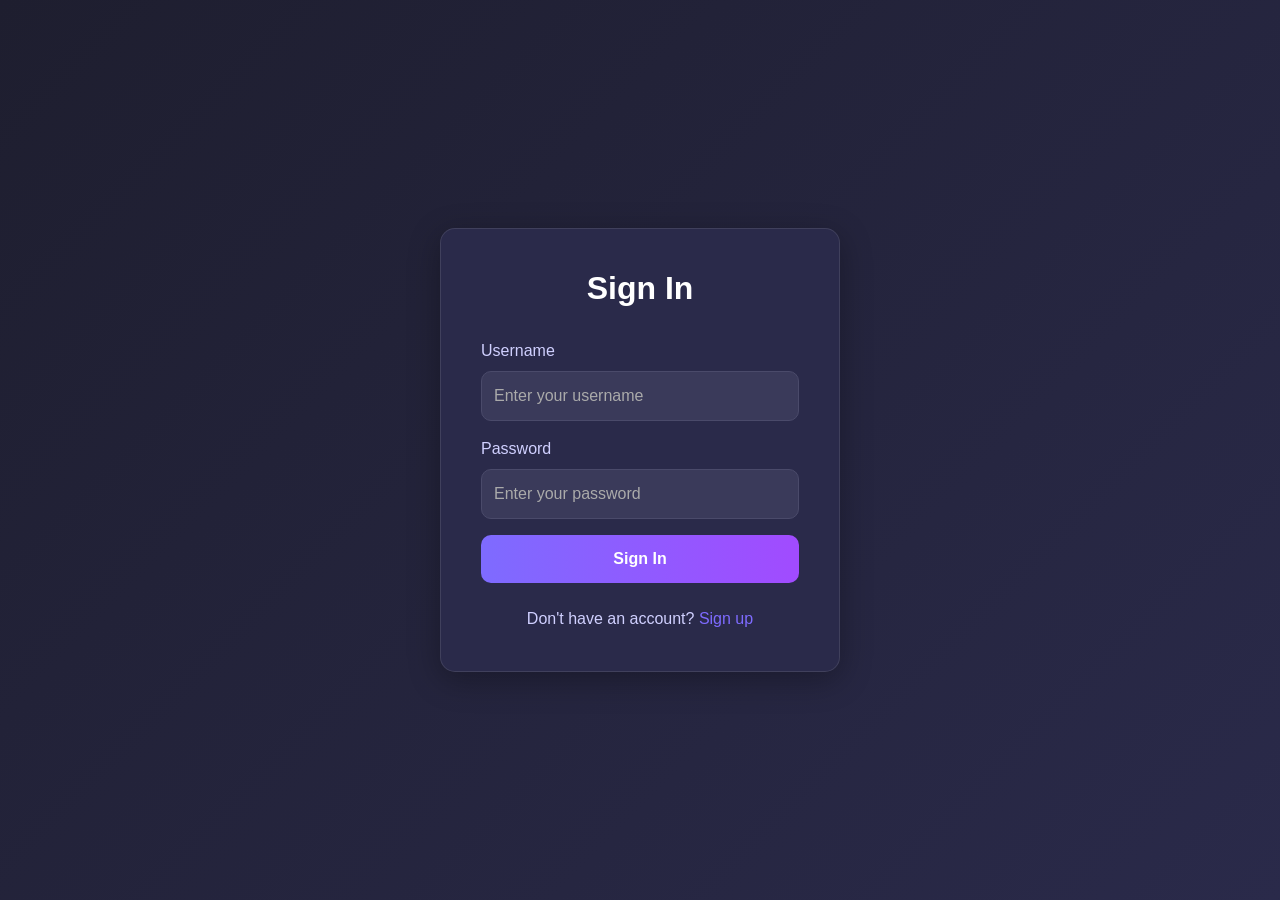
<file: 12-Auth_Frontend/signin.html>
<!DOCTYPE html>
<html lang="en">
<head>
    <meta charset="UTF-8">
    <meta name="viewport" content="width=device-width, initial-scale=1.0">
    <title>Sign In</title>
    <!-- Bootstrap CSS -->
    <link href="https://cdn.jsdelivr.net/npm/bootstrap@5.3.0/dist/css/bootstrap.min.css" rel="stylesheet">
    <link rel="stylesheet" href="css/signin.css">
</head>
<body>
<div class="signin-container">
    <h2 class="signin-title">Sign In</h2>
    <div>
        <div class="mb-3">
            <label for="username" class="form-label">Username</label>
            <input type="text" class="form-control" id="username" placeholder="Enter your username" required>
        </div>
        <div class="mb-3">
            <label for="password" class="form-label">Password</label>
            <input type="password" class="form-control" id="password" placeholder="Enter your password" required>
        </div>
        <button type="submit" class="btn btn-signin w-100">Sign In</button>
        <div class="signin-footer">
            Don't have an account? <a href="#">Sign up</a>
        </div>
    </div>
</div>

<!-- Bootstrap JS (Optional for interactivity, included for completeness) -->
<script src="https://cdn.jsdelivr.net/npm/bootstrap@5.3.0/dist/js/bootstrap.bundle.min.js"></script>
<script src="js/signin.js"></script>
</body>
</html>
</file>
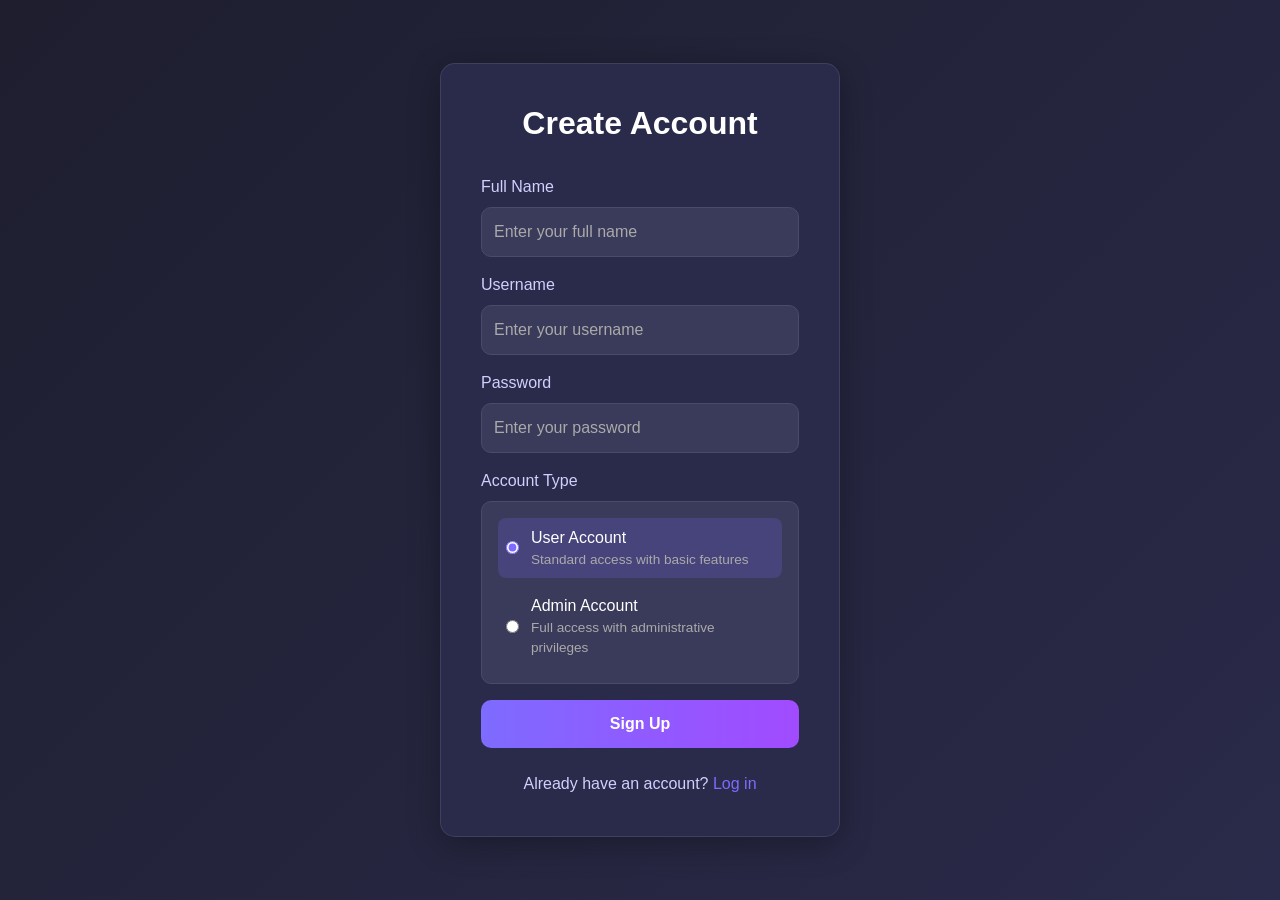
<file: 12-Auth_Frontend/signup.html>
<!DOCTYPE html>
<html lang="en">
<head>
    <meta charset="UTF-8">
    <meta name="viewport" content="width=device-width, initial-scale=1.0">
    <title>Sign Up</title>
    <!-- Bootstrap CSS -->
    <link href="https://cdn.jsdelivr.net/npm/bootstrap@5.3.0/dist/css/bootstrap.min.css" rel="stylesheet">
    <link rel="stylesheet" href="css/signup.css">
</head>
<body>
<div class="signup-container">
    <h2 class="signup-title">Create Account</h2>
    <form>
        <div class="mb-3">
            <label for="name" class="form-label">Full Name</label>
            <input type="text" class="form-control" id="name" placeholder="Enter your full name" required>
        </div>
        <div class="mb-3">
            <label for="username" class="form-label">Username</label>
            <input type="text" class="form-control" id="username" placeholder="Enter your username" required>
        </div>
        <div class="mb-3">
            <label for="password" class="form-label">Password</label>
            <input type="password" class="form-control" id="password" placeholder="Enter your password" required>
        </div>
        <div class="mb-3">
            <label class="form-label">Account Type</label>
            <div class="role-selection">
                <div class="role-option">
                    <input type="radio" id="user" name="accountType" value="user" checked>
                    <div>
                        <p class="role-label">User Account</p>
                        <p class="role-description">Standard access with basic features</p>
                    </div>
                </div>
                <div class="role-option">
                    <input type="radio" id="admin" name="accountType" value="admin">
                    <div>
                        <p class="role-label">Admin Account</p>
                        <p class="role-description">Full access with administrative privileges</p>
                    </div>
                </div>
            </div>
        </div>
        <button type="submit" class="btn btn-signup w-100">Sign Up</button>
        <div class="signup-footer">
            Already have an account? <a href="#">Log in</a>
        </div>
    </form>
</div>

<!-- Bootstrap JS -->
<script src="https://cdn.jsdelivr.net/npm/bootstrap@5.3.0/dist/js/bootstrap.bundle.min.js"></script>
<script src="js/signup.js"></script>
</body>
</html>
</file>
<file: 12-Auth_Frontend/css/signin.css>
body {
    background: linear-gradient(135deg, #1e1e2f, #2a2a4a);
    min-height: 100vh;
    display: flex;
    align-items: center;
    justify-content: center;
    font-family: 'Segoe UI', Tahoma, Geneva, Verdana, sans-serif;
}
.signin-container {
    background: #2a2a4a;
    border-radius: 15px;
    box-shadow: 0 8px 32px rgba(0, 0, 0, 0.3);
    padding: 2.5rem;
    width: 100%;
    max-width: 400px;
    backdrop-filter: blur(10px);
    border: 1px solid rgba(255, 255, 255, 0.1);
}
.signin-title {
    color: #ffffff;
    font-weight: 700;
    margin-bottom: 2rem;
    text-align: center;
}
.form-control {
    background: #3a3a5a;
    border-radius: 10px;
    padding: 0.75rem;
    border: 1px solid #4a4a6a;
    color: #ffffff;
    transition: border-color 0.3s ease;
}
.form-control:focus {
    border-color: #7e6bff;
    box-shadow: 0 0 0 0.2rem rgba(126, 107, 255, 0.25);
    background: #3a3a5a;
    color: #ffffff;
}
.form-control::placeholder {
    color: #aaa;
}
.btn-signin {
    background: linear-gradient(90deg, #7e6bff, #a14bff);
    border: none;
    border-radius: 10px;
    padding: 0.75rem;
    font-weight: 600;
    color: #ffffff;
    transition: transform 0.3s ease, box-shadow 0.3s ease;
}
.btn-signin:hover {
    transform: translateY(-2px);
    box-shadow: 0 4px 15px rgba(0, 0, 0, 0.3);
}
.form-label {
    color: #d0d0ff;
    font-weight: 500;
}
.signin-footer {
    text-align: center;
    margin-top: 1.5rem;
    color: #d0d0ff;
}
.signin-footer a {
    color: #7e6bff;
    text-decoration: none;
    font-weight: 500;
}
.signin-footer a:hover {
    text-decoration: underline;
}
</file>
<file: 12-Auth_Frontend/css/signup.css>
body {
    background: linear-gradient(135deg, #1e1e2f, #2a2a4a);
    min-height: 100vh;
    display: flex;
    align-items: center;
    justify-content: center;
    font-family: 'Segoe UI', Tahoma, Geneva, Verdana, sans-serif;
}
.signup-container {
    background: #2a2a4a;
    border-radius: 15px;
    box-shadow: 0 8px 32px rgba(0, 0, 0, 0.3);
    padding: 2.5rem;
    width: 100%;
    max-width: 400px;
    backdrop-filter: blur(10px);
    border: 1px solid rgba(255, 255, 255, 0.1);
}
.signup-title {
    color: #ffffff;
    font-weight: 700;
    margin-bottom: 2rem;
    text-align: center;
}
.form-control {
    background: #3a3a5a;
    border-radius: 10px;
    padding: 0.75rem;
    border: 1px solid #4a4a6a;
    color: #ffffff;
    transition: border-color 0.3s ease;
}
.form-control:focus {
    border-color: #7e6bff;
    box-shadow: 0 0 0 0.2rem rgba(126, 107, 255, 0.25);
    background: #3a3a5a;
    color: #ffffff;
}
.form-control::placeholder {
    color: #aaa;
}
.form-select {
    background: #3a3a5a;
    border-radius: 10px;
    padding: 0.75rem;
    border: 1px solid #4a4a6a;
    color: #ffffff;
    transition: border-color 0.3s ease;
}
.form-select:focus {
    border-color: #7e6bff;
    box-shadow: 0 0 0 0.2rem rgba(126, 107, 255, 0.25);
    background: #3a3a5a;
    color: #ffffff;
}
.form-select option {
    background: #3a3a5a;
    color: #ffffff;
}
.btn-signup {
    background: linear-gradient(90deg, #7e6bff, #a14bff);
    border: none;
    border-radius: 10px;
    padding: 0.75rem;
    font-weight: 600;
    color: #ffffff;
    transition: transform 0.3s ease, box-shadow 0.3s ease;
}
.btn-signup:hover {
    transform: translateY(-2px);
    box-shadow: 0 4px 15px rgba(0, 0, 0, 0.3);
}
.form-label {
    color: #d0d0ff;
    font-weight: 500;
}
.signup-footer {
    text-align: center;
    margin-top: 1.5rem;
    color: #d0d0ff;
}
.signup-footer a {
    color: #7e6bff;
    text-decoration: none;
    font-weight: 500;
}
.signup-footer a:hover {
    text-decoration: underline;
}
.role-selection {
    background: #3a3a5a;
    border-radius: 10px;
    padding: 1rem;
    border: 1px solid #4a4a6a;
    margin-bottom: 1rem;
}
.role-option {
    display: flex;
    align-items: center;
    margin-bottom: 0.5rem;
    cursor: pointer;
    padding: 0.5rem;
    border-radius: 8px;
    transition: background-color 0.3s ease;
}
.role-option:hover {
    background: rgba(126, 107, 255, 0.1);
}
.role-option:last-child {
    margin-bottom: 0;
}
.role-option input[type="radio"] {
    margin-right: 0.75rem;
    accent-color: #7e6bff;
}
.role-label {
    color: #ffffff;
    font-weight: 500;
    margin: 0;
}
.role-description {
    color: #aaa;
    font-size: 0.85rem;
    margin: 0;
}
</file>
